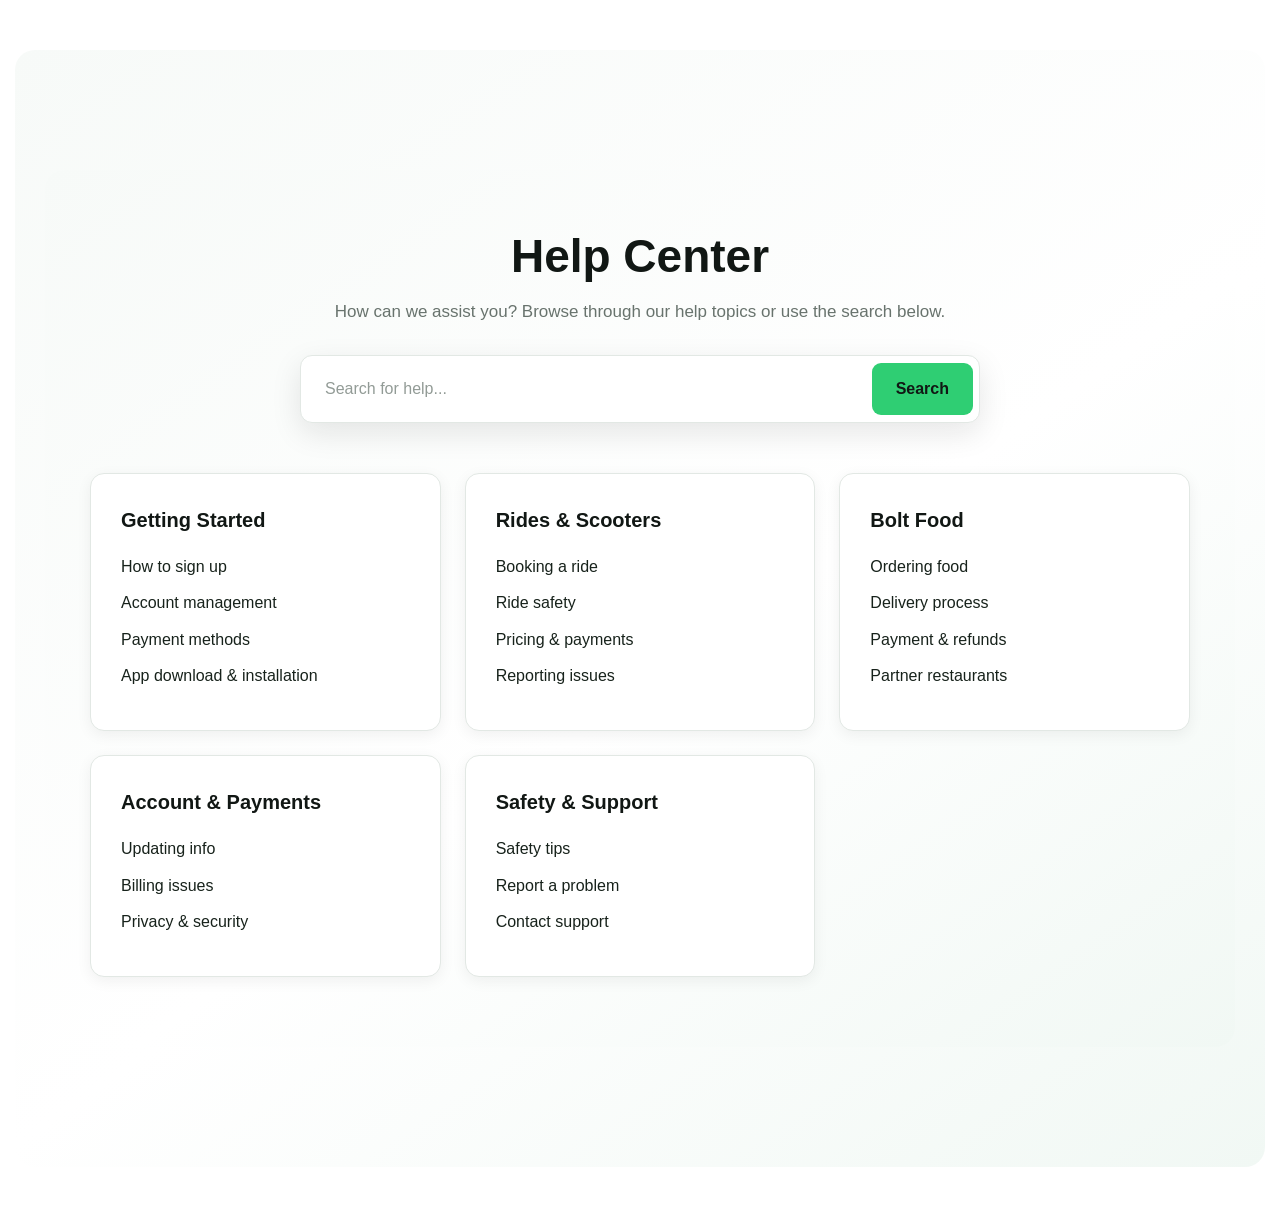
<file: Help Center index.html>
<!-- Help Center Section -->
<!doctype html>
<html lang="en">
  <head>
    <meta charset="UTF-8" />
    <meta name="viewport" content="width=device-width, initial-scale=1.0" />
    <head>
      <link rel="stylesheet" href="Help Center style.css" />
    </head>
    <body>
      <section class="help-center" id="helpCenter">
        <section class="help-center" id="helpCenter" style="padding-top: 60px;">
    <div class="help-header">
      <h2>Help Center</h2>
      <p>How can we assist you? Browse through our help topics or use the search below.</p>
      <div class="search-container">
        <input type="text" placeholder="Search for help..." />
        <button>Search</button>
      </div>
    </div>
    <div class="categories">
      <div class="category" id="getting-started">
        <h3>Getting Started</h3>
        <ul>
          <li>How to sign up</li>
          <li>Account management</li>
          <li>Payment methods</li>
          <li>App download & installation</li>
        </ul>
      </div>
      <div class="category" id="rides-scooters">
        <h3>Rides & Scooters</h3>
        <ul>
          <li>Booking a ride</li>
          <li>Ride safety</li>
          <li>Pricing & payments</li>
          <li>Reporting issues</li>
        </ul>
      </div>
      <div class="category" id="bolt-food">
        <h3>Bolt Food</h3>
        <ul>
          <li>Ordering food</li>
          <li>Delivery process</li>
          <li>Payment & refunds</li>
          <li>Partner restaurants</li>
        </ul>
      </div>
      <div class="category" id="account-payments">
        <h3>Account & Payments</h3>
        <ul>
          <li>Updating info</li>
          <li>Billing issues</li>
          <li>Privacy & security</li>
        </ul>
      </div>
      <div class="category" id="safety-support">
        <h3>Safety & Support</h3>
        <ul>
          <li>Safety tips</li>
          <li>Report a problem</li>
          <li>Contact support</li>
        </ul>
      </div>
    </div>
  </section>
</body>
</html>
</file>
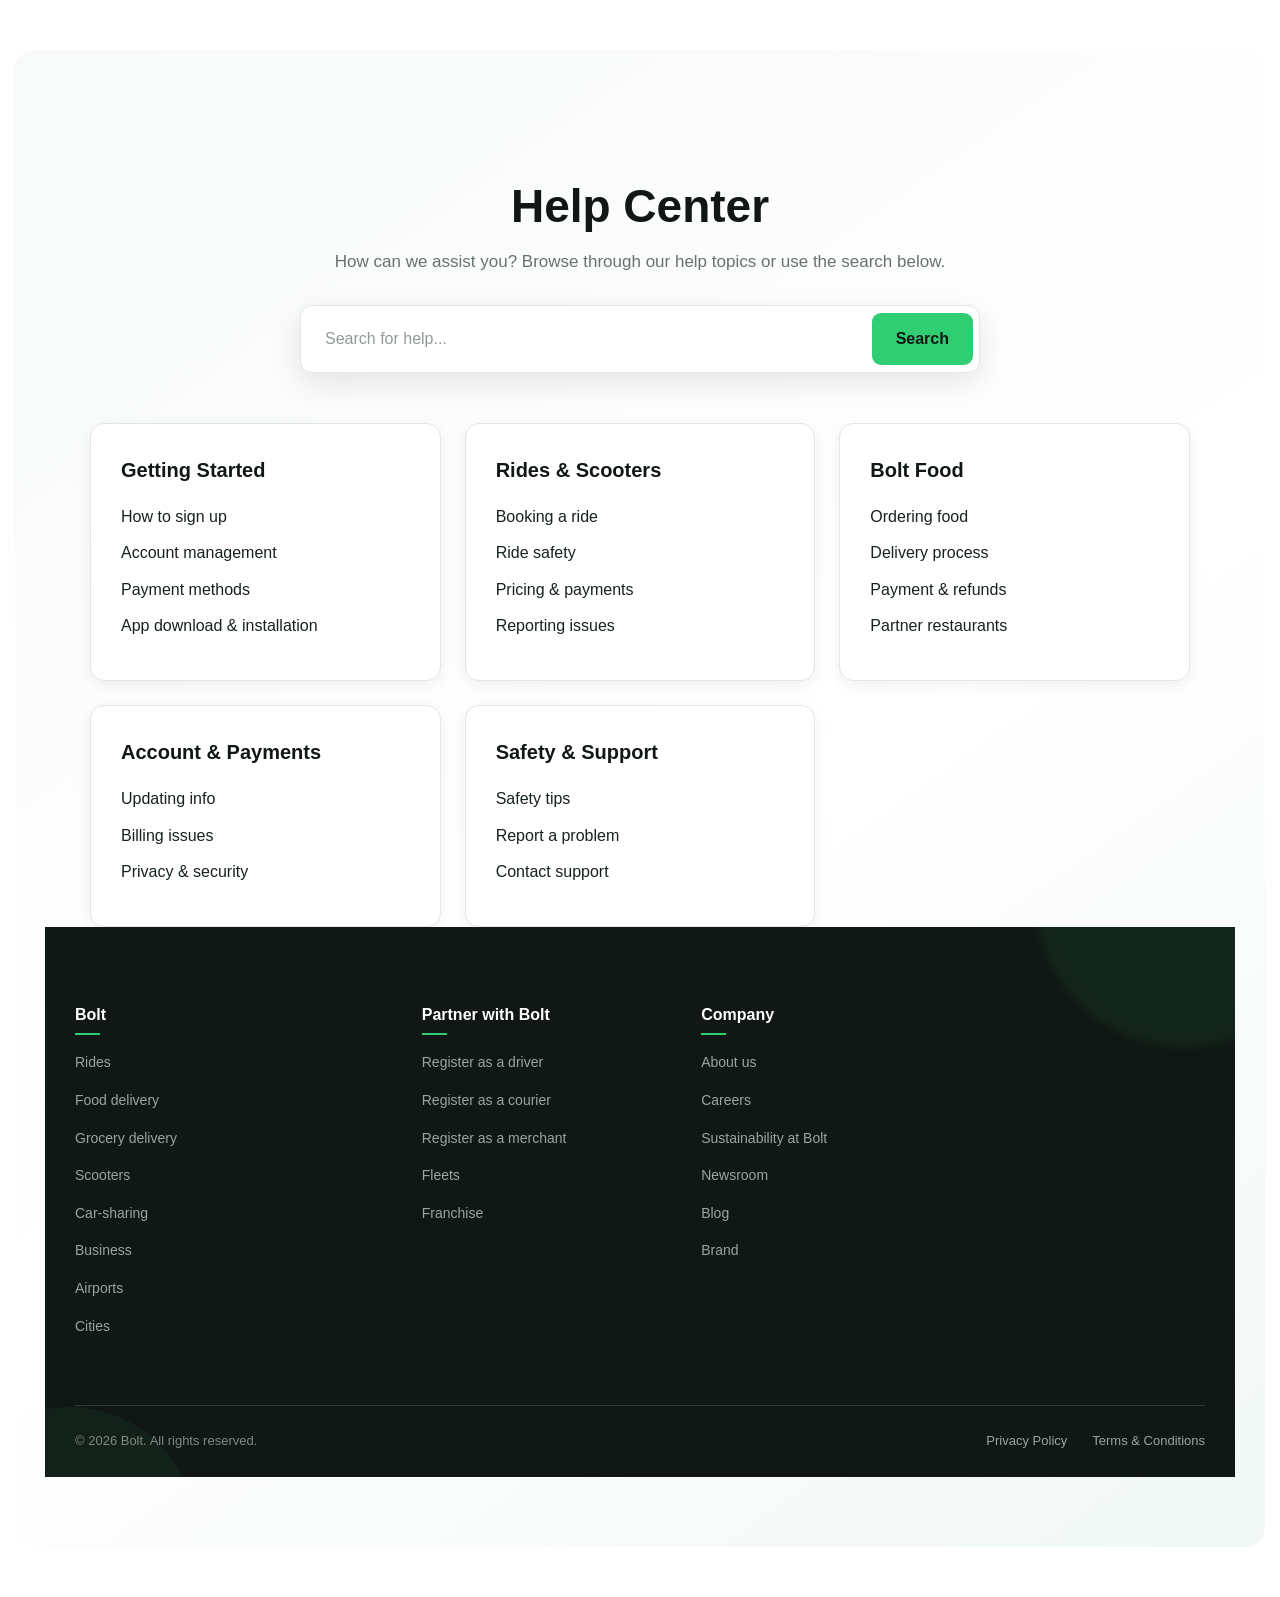
<file: help center.html>
<!-- Help Center Section -->
<!doctype html>
<html lang="en">
  <head>
    <meta charset="UTF-8" />
    <meta name="viewport" content="width=device-width, initial-scale=1.0" />
    <head>
      <link rel="stylesheet" href="Help Center style.css" />
    </head>
    <body>
      <section class="help-center" id="helpCenter">
                <div class="help center"></div>
        <section class="help center" id="helpCenter" style="padding-top: 60px;">
    <div class="help-header">
      <h2>Help Center</h2>
      <p>How can we assist you? Browse through our help topics or use the search below.</p>
      <div class="search-container">
        <input type="text" placeholder="Search for help..." />
        <button>Search</button>
      </div>
    </div>
    <div class="categories">
      <div class="category" id="getting-started">
        <h3>Getting Started</h3>
        <ul>
          <li>How to sign up</li>
          <li>Account management</li>
          <li>Payment methods</li>
          <li>App download & installation</li>
        </ul>
      </div>
      <div class="category" id="rides-scooters">
        <h3>Rides & Scooters</h3>
        <ul>
          <li>Booking a ride</li>
          <li>Ride safety</li>
          <li>Pricing & payments</li>
          <li>Reporting issues</li>
        </ul>
      </div>
      <div class="category" id="bolt-food">
        <h3>Bolt Food</h3>
        <ul>
          <li>Ordering food</li>
          <li>Delivery process</li>
          <li>Payment & refunds</li>
          <li>Partner restaurants</li>
        </ul>
      </div>
      <div class="category" id="account-payments">
        <h3>Account & Payments</h3>
        <ul>
          <li>Updating info</li>
          <li>Billing issues</li>
          <li>Privacy & security</li>
        </ul>
      </div>
      <div class="category" id="safety-support">
        <h3>Safety & Support</h3>
        <ul>
          <li>Safety tips</li>
          <li>Report a problem</li>
          <li>Contact support</li>
        </ul>
      </div>
    </div>
  </section>
  <!-- Footer Section -->
<footer class="custom-footer">
  <div class="footer-container">

    <!-- Bolt Column -->
    <div class="footer-column">
      <h4>Bolt</h4>
      <ul>
        <li><a href="#">Rides</a></li>
        <li><a href="#">Food delivery</a></li>
        <li><a href="#">Grocery delivery</a></li>
        <li><a href="#">Scooters</a></li>
        <li><a href="#">Car-sharing</a></li>
        <li><a href="#">Business</a></li>
        <li><a href="#">Airports</a></li>
        <li><a href="#">Cities</a></li>
      </ul>
    </div>

    <!-- Partner with Bolt Column -->
    <div class="footer-column">
      <h4>Partner with Bolt</h4>
      <ul>
        <li><a href="#">Register as a driver</a></li>
        <li><a href="#">Register as a courier</a></li>
        <li><a href="#">Register as a merchant</a></li>
        <li><a href="#">Fleets</a></li>
        <li><a href="#">Franchise</a></li>
      </ul>
    </div>

    <!-- Company Column -->
    <div class="footer-column">
      <h4>Company</h4>
      <ul>
        <li><a href="#">About us</a></li>
        <li><a href="#">Careers</a></li>
        <li><a href="#">Sustainability at Bolt</a></li>
        <li><a href="#">Newsroom</a></li>
        <li><a href="#">Blog</a></li>
        <li><a href="#">Brand</a></li>
      </ul>
    </div>

  </div>

  <!-- Bottom Bar -->
  <div class="footer-bottom">
    <p>&copy; 2026 Bolt. All rights reserved.</p>
    <div class="footer-legal">
      <a href="#">Privacy Policy</a>
      <a href="#">Terms & Conditions</a>
    </div>
  </div>
</footer>

</body>
</head>
</html>
</file>
<file: Help Center style.css>
/* =========================================================
   GLOBAL RESET
========================================================= */

* {
  margin: 0;
  padding: 0;
  box-sizing: border-box;
}

html {
  scroll-behavior: smooth;
}

body {
  font-family: Arial, Helvetica, sans-serif;
  color: #17221b;
  background: #ffffff;
  line-height: 1.6;
}

a {
  text-decoration: none;
}

button,
input {
  font: inherit;
}

/* =========================================================
   LOUISE TRANSPORT - COLOR VARIABLES
========================================================= */

:root {
  --primary-green: #2fce73;
  --dark-green: #20b864;
  --deep-green: #159447;

  --black: #111714;
  --dark: #17221b;

  --text: #39443e;
  --muted: #68736d;

  --light-bg: #f5f8f6;
  --white: #ffffff;

  --border: #e2e8e4;

  --shadow-sm: 0 4px 15px rgba(17, 23, 20, 0.06);
  --shadow-md: 0 10px 30px rgba(17, 23, 20, 0.1);
  --shadow-lg: 0 20px 50px rgba(17, 23, 20, 0.15);

  --radius-sm: 8px;
  --radius-md: 14px;
  --radius-lg: 20px;
}

/* =========================================================
   HELP CENTER
========================================================= */

.help-center {
  width: 100%;
  max-width: 1250px;
  margin: 50px auto;
  padding: 70px 30px;

  background: linear-gradient(145deg, #f7faf8 0%, #ffffff 55%, #f1f8f4 100%);

  border-radius: var(--radius-lg);
}

/* Help Header */

.help-header {
  text-align: center;
  max-width: 750px;
  margin: 0 auto 50px;
}

.help-header h2 {
  font-size: clamp(30px, 5vw, 46px);
  line-height: 1.15;
  font-weight: 800;
  color: var(--black);
  margin-bottom: 15px;
}

.help-header h2 span {
  color: var(--primary-green);
}

.help-header p {
  font-size: 17px;
  color: var(--muted);
  max-width: 650px;
  margin: 0 auto 30px;
}

/* =========================================================
   SEARCH BOX
========================================================= */

.search-container {
  width: 100%;
  max-width: 680px;
  margin: 0 auto;

  display: flex;
  align-items: center;

  background: var(--white);
  border: 1px solid var(--border);
  border-radius: 12px;

  padding: 6px;

  box-shadow: var(--shadow-md);

  transition: all 0.3s ease;
}

.search-container:focus-within {
  border-color: var(--primary-green);
  box-shadow: 0 0 0 4px rgba(47, 206, 115, 0.12);
}

.search-container input {
  flex: 1;
  width: 100%;

  padding: 14px 18px;

  border: none;
  outline: none;

  background: transparent;

  color: var(--dark);
  font-size: 16px;
}

.search-container input::placeholder {
  color: #929b96;
}

.search-container button {
  border: none;
  outline: none;

  padding: 13px 24px;

  border-radius: 9px;

  background: var(--primary-green);
  color: var(--black);

  font-weight: 700;
  cursor: pointer;

  transition: all 0.3s ease;
}

.search-container button:hover {
  background: var(--dark-green);
  color: var(--white);
  transform: translateY(-1px);
}

/* =========================================================
   HELP CATEGORIES
========================================================= */

.categories {
  display: grid;

  grid-template-columns: repeat(3, 1fr);

  gap: 24px;

  max-width: 1100px;
  margin: 0 auto;
}

.category {
  position: relative;

  background: var(--white);

  padding: 30px;

  border: 1px solid var(--border);
  border-radius: var(--radius-md);

  box-shadow: var(--shadow-sm);

  transition:
    transform 0.3s ease,
    box-shadow 0.3s ease,
    border-color 0.3s ease;

  overflow: hidden;
}

.category::before {
  content: "";

  position: absolute;

  top: 0;
  left: 0;

  width: 100%;
  height: 4px;

  background: var(--primary-green);

  transform: scaleX(0);
  transform-origin: left;

  transition: transform 0.3s ease;
}

.category:hover {
  transform: translateY(-7px);

  border-color: rgba(47, 206, 115, 0.4);

  box-shadow: var(--shadow-lg);
}

.category:hover::before {
  transform: scaleX(1);
}

/* Category Heading */

.category h3 {
  font-size: 20px;
  font-weight: 700;

  color: var(--black);

  margin-bottom: 18px;
}

/* Category Links */

.category ul {
  list-style: none;
  padding: 0;
  margin: 0;
}

.category li {
  margin-bottom: 11px;
}

.category li a {
  color: var(--muted);

  font-size: 15px;

  display: inline-flex;
  align-items: center;

  transition: all 0.25s ease;
}

.category li a::before {
  content: "→";

  color: var(--primary-green);

  margin-right: 8px;

  opacity: 0;

  transform: translateX(-5px);

  transition: all 0.25s ease;
}

.category li a:hover {
  color: var(--dark-green);
  padding-left: 5px;
}

.category li a:hover::before {
  opacity: 1;
  transform: translateX(0);
}

/* =========================================================
   HELP CENTER MODAL
========================================================= */

#helpCenterModal {
  position: fixed;

  inset: 0;

  width: 100%;
  height: 100%;

  background: rgba(8, 15, 11, 0.72);

  backdrop-filter: blur(7px);
  -webkit-backdrop-filter: blur(7px);

  display: flex;

  justify-content: center;
  align-items: center;

  padding: 20px;

  z-index: 9999;

  animation: fadeIn 0.25s ease;
}

/*
   IMPORTANT:
   This fixes the conflict between .hidden
   and #helpCenterModal.
*/

#helpCenterModal.hidden {
  display: none;
}

/* Modal Content */

#helpCenterContent {
  position: relative;

  width: 100%;
  max-width: 850px;

  max-height: 90vh;

  overflow-y: auto;

  padding: 45px;

  background: var(--white);

  border-radius: var(--radius-lg);

  box-shadow: var(--shadow-lg);

  animation: modalSlideUp 0.3s ease;
}

/* Close Button */

.close-help {
  position: absolute;

  top: 18px;
  right: 18px;

  width: 42px;
  height: 42px;

  display: flex;
  align-items: center;
  justify-content: center;

  border: none;

  border-radius: 50%;

  background: #f1f4f2;

  color: var(--dark);

  font-size: 22px;

  cursor: pointer;

  transition: all 0.25s ease;
}

.close-help:hover {
  background: var(--primary-green);
  color: var(--black);

  transform: rotate(90deg);
}

/* =========================================================
   FOOTER
========================================================= */

.custom-footer {
  position: relative;

  background: var(--black);

  color: #ffffff;

  padding: 75px 30px 25px;

  font-family: Arial, Helvetica, sans-serif;

  overflow: hidden;
}

/* Decorative Green Glow */

.custom-footer::before {
  content: "";

  position: absolute;

  width: 300px;
  height: 300px;

  top: -180px;
  right: -100px;

  background: var(--primary-green);

  opacity: 0.08;

  border-radius: 50%;

  filter: blur(5px);
}

.custom-footer::after {
  content: "";

  position: absolute;

  width: 250px;
  height: 250px;

  bottom: -180px;
  left: -100px;

  background: var(--primary-green);

  opacity: 0.06;

  border-radius: 50%;
}

/* =========================================================
   FOOTER CONTAINER
========================================================= */

.footer-container {
  position: relative;
  z-index: 1;

  width: 100%;
  max-width: 1250px;

  margin: 0 auto;

  display: grid;

  grid-template-columns: 1.3fr 1fr 1fr 1fr;

  gap: 55px;

  padding-bottom: 55px;
}

/* =========================================================
   FOOTER BRAND
========================================================= */

.footer-brand {
  max-width: 280px;
}

.footer-brand h2 {
  font-size: 28px;
  font-weight: 800;

  margin-bottom: 15px;

  color: var(--white);
}

.footer-brand h2 span {
  color: var(--primary-green);
}

.footer-brand p {
  color: #9ba59f;

  font-size: 14px;

  line-height: 1.8;

  margin-bottom: 25px;
}

/* =========================================================
   FOOTER SOCIAL LINKS
========================================================= */

.footer-social {
  display: flex;
  gap: 10px;
}

.footer-social a {
  width: 40px;
  height: 40px;

  display: flex;

  align-items: center;
  justify-content: center;

  border: 1px solid #303934;

  border-radius: 50%;

  color: #cbd2ce;

  font-size: 15px;

  transition: all 0.3s ease;
}

.footer-social a:hover {
  background: var(--primary-green);

  border-color: var(--primary-green);

  color: var(--black);

  transform: translateY(-4px);
}

/* =========================================================
   FOOTER COLUMNS
========================================================= */

.footer-column {
  margin: 0;
}

.footer-column h4 {
  position: relative;

  display: inline-block;

  margin-bottom: 22px;

  font-size: 16px;

  font-weight: 700;

  color: var(--white);
}

.footer-column h4::after {
  content: "";

  position: absolute;

  left: 0;
  bottom: -8px;

  width: 25px;
  height: 2px;

  background: var(--primary-green);
}

/* Footer List */

.footer-column ul {
  list-style: none;

  padding: 0;
  margin: 0;
}

.footer-column ul li {
  margin-bottom: 12px;
}

.footer-column ul li a {
  display: inline-block;

  color: #9ba59f;

  font-size: 14px;

  transition: all 0.25s ease;
}

.footer-column ul li a:hover {
  color: var(--primary-green);

  transform: translateX(5px);
}

/* =========================================================
   FOOTER BOTTOM
========================================================= */

.footer-bottom {
  position: relative;

  z-index: 1;

  width: 100%;
  max-width: 1250px;

  margin: 0 auto;

  padding-top: 25px;

  border-top: 1px solid #303934;

  display: flex;

  justify-content: space-between;

  align-items: center;

  gap: 20px;
}

.footer-bottom p {
  color: #7f8983;

  font-size: 13px;
}

.footer-legal {
  display: flex;

  align-items: center;

  gap: 25px;
}

.footer-legal a {
  color: #9ba59f;

  font-size: 13px;

  transition: color 0.25s ease;
}

.footer-legal a:hover {
  color: var(--primary-green);
}

/* =========================================================
   ANIMATIONS
========================================================= */

@keyframes fadeIn {
  from {
    opacity: 0;
  }

  to {
    opacity: 1;
  }
}

@keyframes modalSlideUp {
  from {
    opacity: 0;
    transform: translateY(30px) scale(0.98);
  }

  to {
    opacity: 1;
    transform: translateY(0) scale(1);
  }
}

/* =========================================================
   TABLET
========================================================= */

@media (max-width: 1000px) {
  .footer-container {
    grid-template-columns: repeat(2, 1fr);

    gap: 45px;
  }

  .footer-brand {
    max-width: 100%;
  }

  .categories {
    grid-template-columns: repeat(2, 1fr);
  }
}

/* =========================================================
   MOBILE
========================================================= */

@media (max-width: 650px) {
  .help-center {
    margin: 20px 12px;

    padding: 45px 18px;

    border-radius: 15px;
  }

  .help-header {
    margin-bottom: 35px;
  }

  .help-header h2 {
    font-size: 30px;
  }

  .help-header p {
    font-size: 15px;
  }

  /* Search */

  .search-container {
    flex-direction: column;

    padding: 8px;

    border-radius: 12px;
  }

  .search-container input {
    width: 100%;

    padding: 13px;
  }

  .search-container button {
    width: 100%;

    margin-top: 5px;
  }

  /* Categories */

  .categories {
    grid-template-columns: 1fr;

    gap: 16px;
  }

  .category {
    padding: 25px;
  }

  /* Modal */

  #helpCenterContent {
    padding: 35px 20px;

    max-height: 92vh;

    border-radius: 15px;
  }

  /* Footer */

  .custom-footer {
    padding: 55px 25px 20px;
  }

  .footer-container {
    grid-template-columns: 1fr;

    gap: 35px;

    padding-bottom: 40px;
  }

  .footer-brand {
    max-width: 100%;
  }

  .footer-brand h2 {
    font-size: 25px;
  }

  .footer-column h4 {
    margin-bottom: 18px;
  }

  /* Bottom */

  .footer-bottom {
    flex-direction: column;

    align-items: flex-start;

    gap: 15px;
  }

  .footer-legal {
    flex-wrap: wrap;

    gap: 15px;
  }
}

/* =========================================================
   VERY SMALL SCREENS
========================================================= */

@media (max-width: 400px) {
  .help-header h2 {
    font-size: 27px;
  }

  .category {
    padding: 20px;
  }

  .footer-container {
    gap: 30px;
  }

  .footer-social a {
    width: 36px;
    height: 36px;
  }
}
</file>
